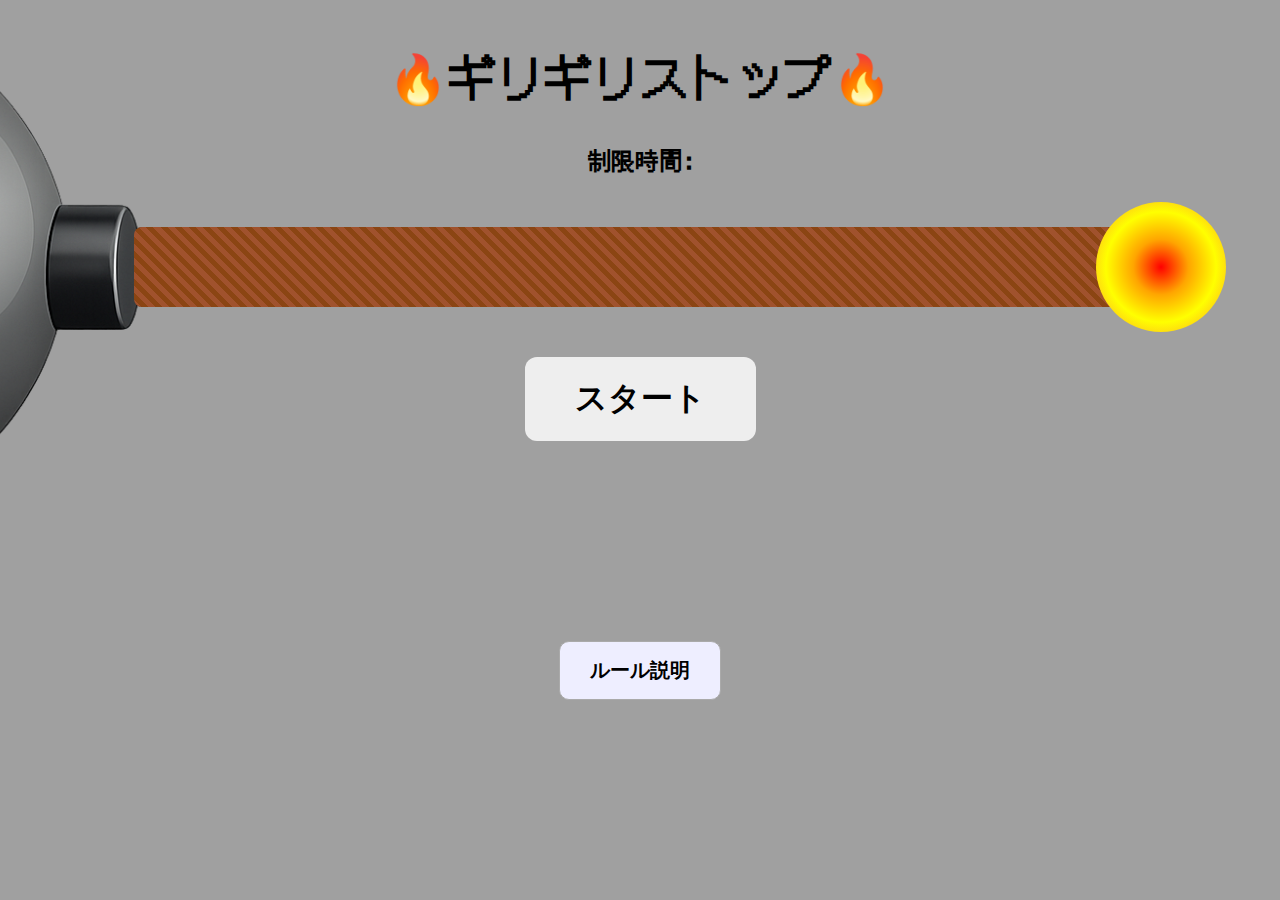
<file: src/index.html>
<!DOCTYPE html>
<html lang="ja">
  <head>
    <meta charset="UTF-8" />
    <title>ギリギリストップ</title>
    <link rel="stylesheet" href="./style/style3.css" />
    <link
      href="https://fonts.googleapis.com/css2?family=DotGothic16&display=swap"
      rel="stylesheet"
    />
  </head>

  <body>
    <h1>🔥ギリギリストップ🔥</h1>
    <p id="timeLimitDisplay">制限時間:</p>

    <div class="bar-wrapper">
      <img id="bombImage" src="./img/bomb.png" alt="爆弾" />
      <div id="fuseBar">
        <div id="spark"></div>
      </div>
    </div>

    <button id="toggleButton">スタート</button>
    <p id="score"></p>
    <button id="ruleButton">ルール説明</button>
    <div id="ruleBox">
      <strong>🎮 ルール説明：</strong><br />
      スタートボタンを押すと導火線が縮み始めます。<br />
      （スタートすると、スタートボタンがストップボタンに変化）<br />
      ギリギリでストップボタンを押すほど高得点！<br />
      間に合わないと爆発して0点になります。
    </div>

    <script src="./js/game.js"></script>
  </body>
</html>
</file>
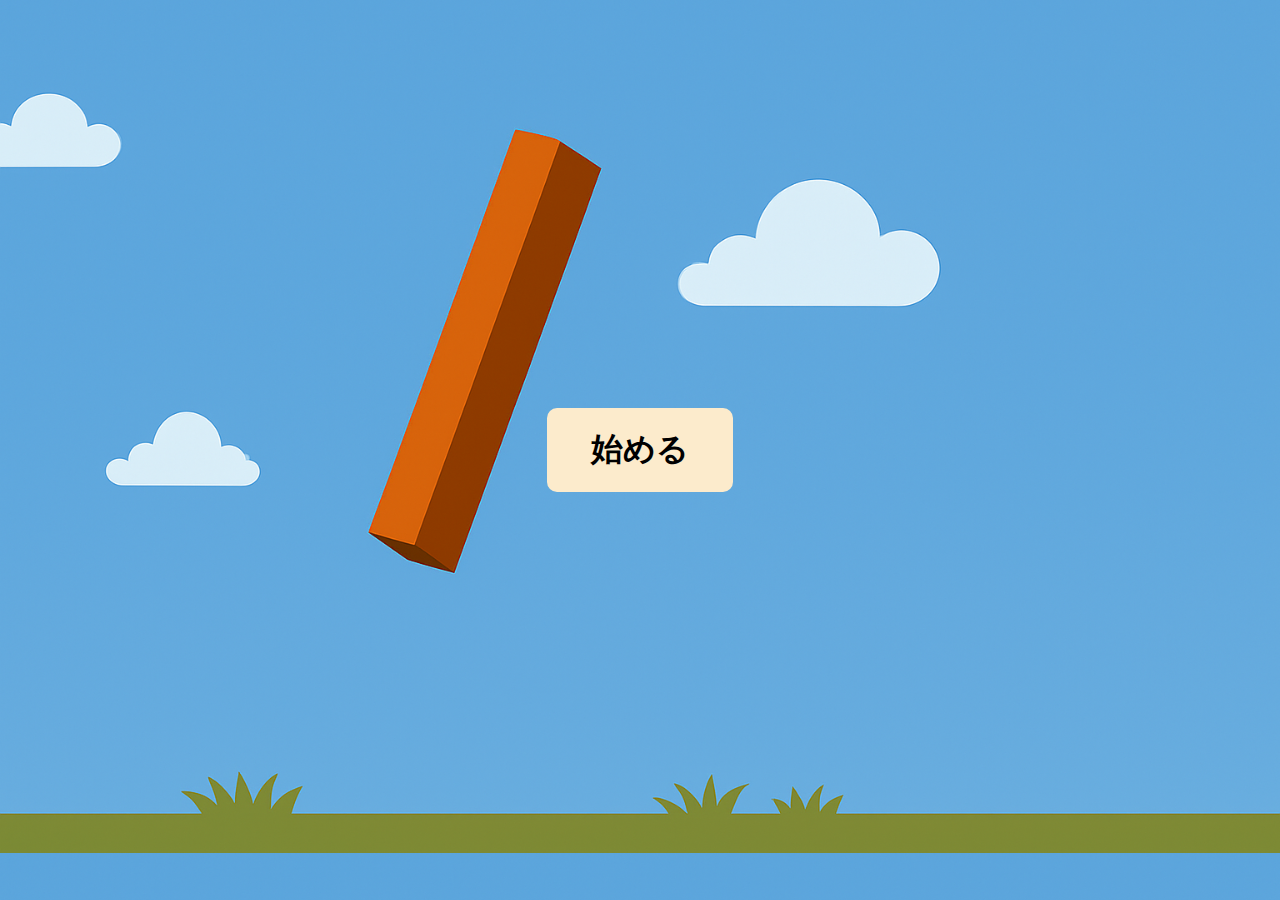
<file: src/aaa.html>
<!DOCTYPE html>
<html lang="ja">
  <head>
    <meta charset="UTF-8" />
    <title>落ちてくる棒ゲーム</title>
    <link rel="stylesheet" href="./style/style.css" />
    
  </head>
  <body>
    <div id="game">
      <div id="stage"></div>
      <div id="countdown" style="display: none"></div>
      <div id="stageMessage" style="display: none"></div>
      <button id="startButton">始める</button>
    </div>
    <script src="./js/script.js"></script>
  </body>
</html>
</file>
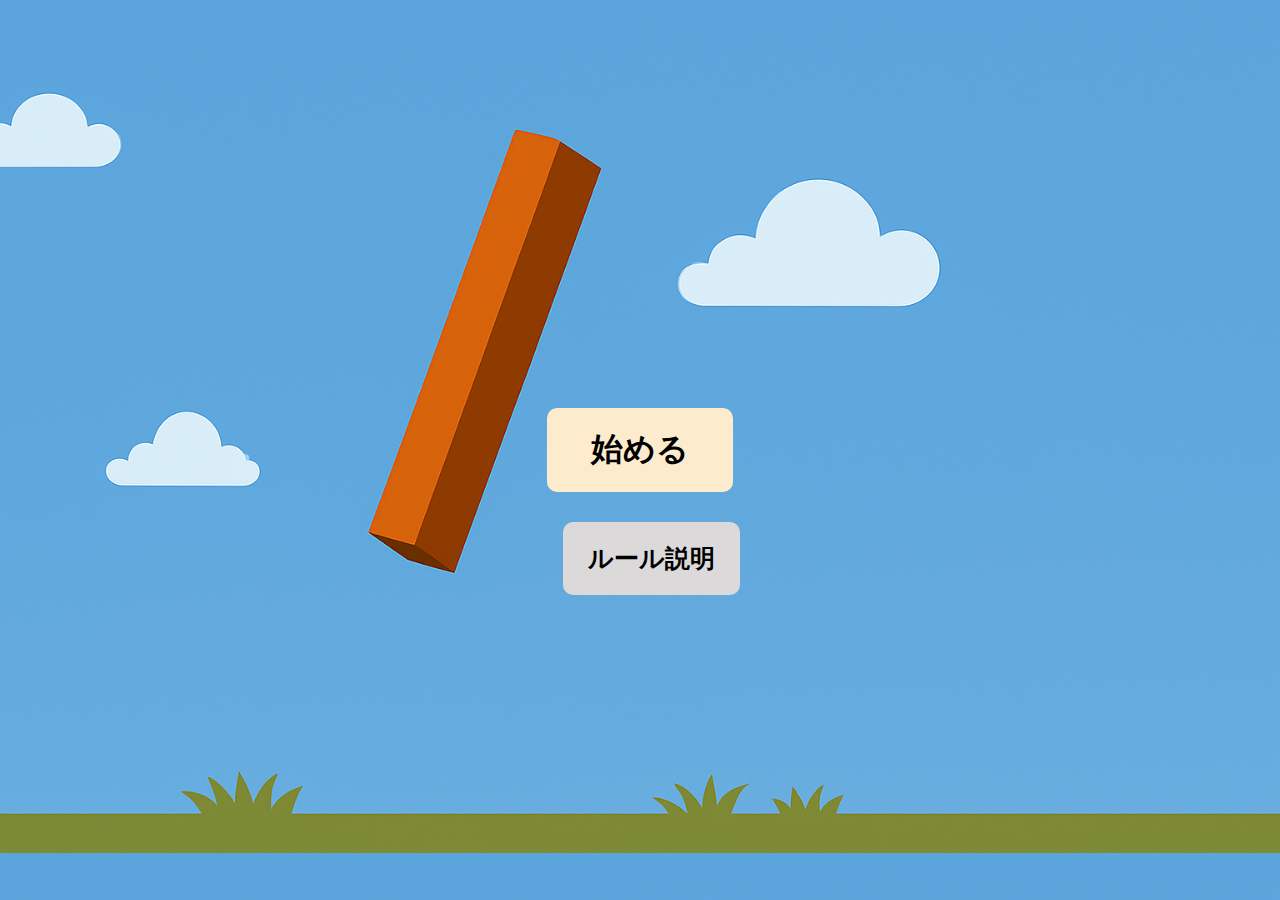
<file: src/game.html>
<!DOCTYPE html>
<html lang="ja">
  <head>
    <meta charset="UTF-8" />
    <title>落ちてくる棒ゲーム</title>
    <link rel="stylesheet" href="./style/style.css" />
  </head>
  <body>
    <div id="game">
      <div id="stage"></div>
      <div id="countdown" style="display: none"></div>
      <div id="stageMessage" style="display: none"></div>
      <button id="startButton">始める</button>
      <button id="ruleButton" onclick="location.href='rule.html'">
        ルール説明
      </button>
    </div>
    <script src="./js/script.js"></script>
  </body>
</html>
</file>
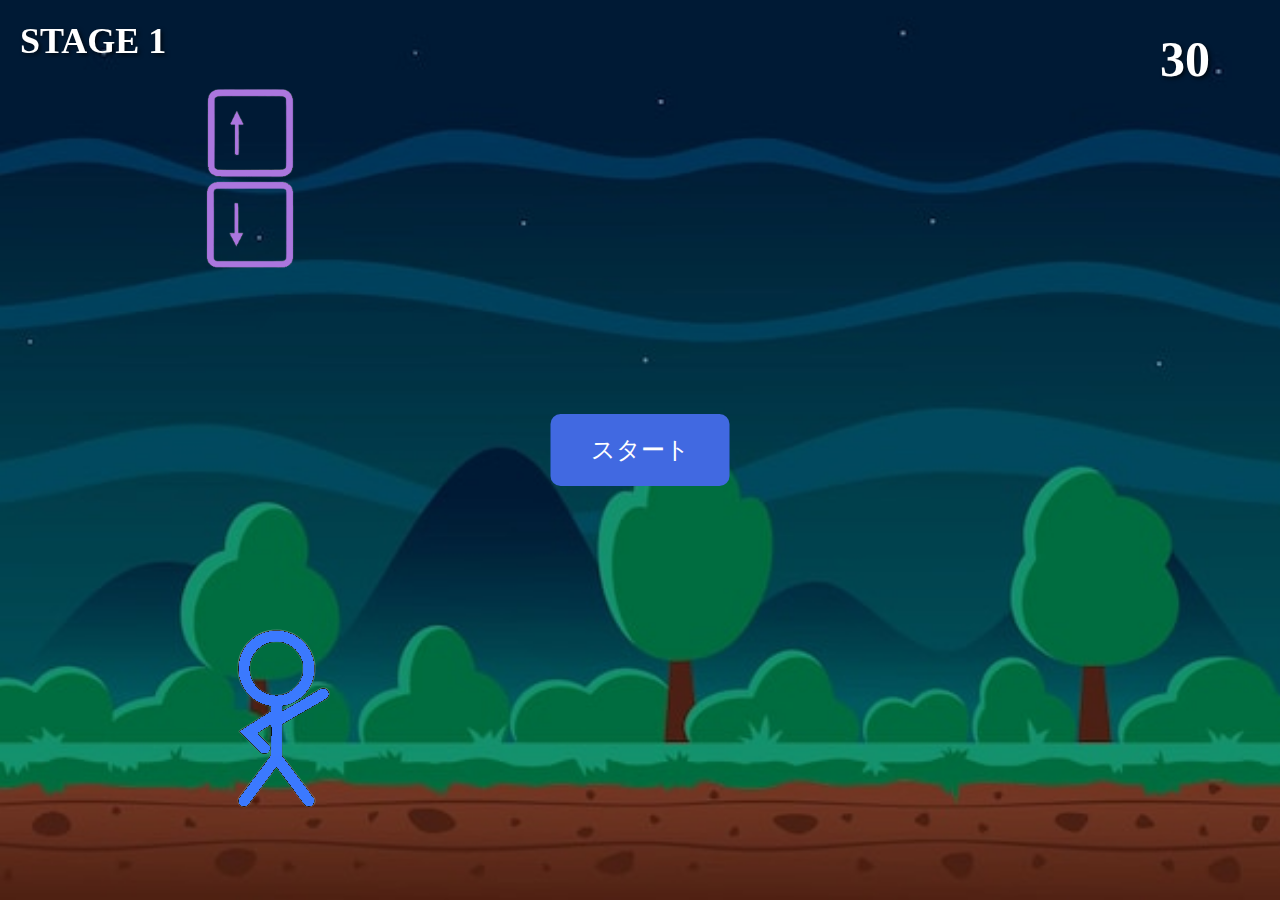
<file: src/game4.html>
<!DOCTYPE html>
<html lang="ja">
  <head>
    <meta charset="UTF-8" />
    <meta name="viewport" content="width=device-width, initial-scale=1.0" />
    <title>増減サバイバル</title>
    <style>
      body {
        margin: 0;
        padding: 0;
        display: flex;
        justify-content: center;
        align-items: center;
        min-height: 100vh;
        background-color: #000;
        overflow: hidden;
      }
      #gameContainer {
        position: relative;
        width: 100vw;
        height: 100vh;
        overflow: hidden;
      }
      #background {
        position: fixed;
        top: 0;
        left: 0;
        width: 100vw;
        height: 100vh;
        object-fit: cover;
        z-index: -1;
      }
      #stickman {
        position: absolute;
        left: 200px;
        bottom: 150px;
        width: 150px;
        height: 150px;
        display: flex;
        flex-direction: column;
        align-items: center;
      }
      .sword-container {
        position: absolute;
        width: 120px;
        height: 120px;
        border: 3px solid purple;
        display: flex;
        justify-content: center;
        align-items: center;
        background-color: rgba(255, 255, 255, 0.1);
      }
      .sword {
        width: 100px;
        height: 100px;
      }
      .number {
        position: absolute;
        top: -35px;
        color: white;
        font-size: 28px;
        font-weight: bold;
      }
      #stickmanNumber {
        position: absolute;
        color: #4169e1;
        font-size: 40px;
        font-weight: bold;
        text-shadow: 2px 2px 2px rgba(0, 0, 0, 0.5);
        top: -50px;
        left: 50%;
        transform: translateX(-50%);
      }
      #stageNumber {
        position: absolute;
        top: 20px;
        left: 20px;
        color: white;
        font-size: 36px;
        font-weight: bold;
        text-shadow: 2px 2px 4px rgba(0, 0, 0, 0.7);
      }
      #timer {
        position: absolute;
        top: 30px;
        right: 70px;
        color: white;
        font-size: 50px;
        font-weight: bold;
        text-shadow: 2px 2px 4px rgba(0, 0, 0, 0.7);
      }
      .key {
        position: absolute;
        left: 20px;
        width: 50px;
        height: 50px;
        transition: filter 0.1s;
      }
      .key.pressed {
        filter: sepia(100%) saturate(500%) hue-rotate(10deg) brightness(120%);
      }
      #upKey {
        left: 200px;
        top: 80px;
        width: 100px;
        height: 100px;
      }
      #downKey {
        left: 205px;
        top: 180px;
        width: 90px;
        height: 90px;
      }
      #countdown,
      #stageTransition {
        position: absolute;
        top: 50%;
        left: 50%;
        transform: translate(-50%, -50%);
        font-size: 100px;
        color: white;
        display: none;
      }
      #stageClear {
        position: absolute;
        top: 50%;
        left: 50%;
        transform: translate(-50%, -50%);
        font-size: 80px;
        color: white;
        display: none;
        white-space: nowrap;
      }
      #startButton {
        position: absolute;
        top: 50%;
        left: 50%;
        transform: translate(-50%, -50%);
        padding: 20px 40px;
        font-size: 24px;
        background-color: #4169e1;
        color: white;
        border: none;
        border-radius: 10px;
        cursor: pointer;
      }
    </style>
  </head>
  <body>
    <div id="gameContainer">
      <img id="background" src="./img/game4Back.jpg" alt="背景" />
      <div id="stageNumber">STAGE 1</div>
      <div id="timer">30</div>
      <div id="stickman">
        <div id="stickmanNumber"></div>
        <img src="./img/bouhumen.png" alt="棒人間" />
      </div>
      <img id="upKey" class="key" src="./img/up.png" alt="上キー" />
      <img id="downKey" class="key" src="./img/down.png" alt="下キー" />
      <div id="countdown"></div>
      <div id="stageTransition"></div>
      <div id="stageClear"></div>
      <button id="startButton">スタート</button>
    </div>

    <script>
      const gameContainer = document.getElementById("gameContainer");
      const stickmanNumber = document.getElementById("stickmanNumber");
      const countdown = document.getElementById("countdown");
      const startButton = document.getElementById("startButton");
      const timer = document.getElementById("timer");

      // ステージ遷移表示用の要素を追加
      const stageTransition = document.createElement("div");
      stageTransition.id = "stageTransition";
      gameContainer.appendChild(stageTransition);

      // ステージクリア表示用の要素を追加
      const stageClear = document.createElement("div");
      stageClear.id = "stageClear";
      gameContainer.appendChild(stageClear);

      let currentStage = 1;
      let gameStarted = false;
      let currentNumber = 0;
      let selectedIndex = 0;
      let swordContainers = [];
      let timeLeft = 30;
      let timerInterval;
      let points = 0; // ポイントを管理する変数

      function addPoints() {
        points = Math.min(10, points + 2); // 2ポイント加算（上限10ポイント）

        const currentTotalScore =
          parseInt(localStorage.getItem("game4"), 10) || 0;

        // 今回獲得したポイントをこれまでの合計スコアに加算
        const newTotalScore = currentTotalScore + points;

        // 新しい合計スコアをlocalStorageに保存（
        localStorage.setItem("game4", newTotalScore.toString());

        console.log("Current points:", points); // デバッグ用にコンソールに表示
      }

      function resetPoints() {
        points = 0;
        console.log("Points reset:", points); // デバッグ用にコンソールに表示
      }

      function createSwordContainers() {
        const count = Math.floor(Math.random() * 2) + 3; // 3~4個のコンテナを生成
        const containerWidth = 140;
        const spacing = 25;
        const startX = 450;
        const startY = 500;

        function generateSwordValues(count) {
          const values = [];
          const minPositive = 5; // 最小プラス値
          const maxPositive = 20 + (currentStage - 1) * 10; // ステージごとに最大値増加
          const minNegative = -100 - (currentStage - 1) * 20; // ステージごとにマイナス値も増加
          const maxNegative = -5;

          let hasNegative = false;

          // 最初の剣は必ず通常のマイナス値（差数）
          let value =
            Math.random() < 0.5
              ? -(Math.floor(Math.random() * 81) + 20) // -20～-100
              : -(Math.floor(Math.random() * 16) + 5); // -5～-20
          values.push({ value, isMultiply: false, isDivision: false });
          hasNegative = true;

          for (let i = 1; i < count; i++) {
            const isBroken = Math.random() < 0.4; // 40%の確率で折れた剣
            let value;
            let isMultiply = false;
            let isDivision = false;

            if (isBroken) {
              if (Math.random() < 0.3) {
                // 30%の確率で割り算
                value = -(Math.random() < 0.5 ? 2 : 3);
                isDivision = true;
              } else {
                // より大きなマイナス値（-20～-100）か小さめのマイナス値（-5～-20）
                value =
                  Math.random() < 0.5
                    ? -(Math.floor(Math.random() * 81) + 20)
                    : -(Math.floor(Math.random() * 16) + 5);
              }
              hasNegative = true;
            } else {
              if (Math.random() < 0.3) {
                // 30%の確率で乗数
                value = Math.random() < 0.5 ? 2 : 3; // 2か3をランダムに選択
                isMultiply = true;
              } else {
                value =
                  Math.floor(Math.random() * (maxPositive - minPositive + 1)) +
                  minPositive;
              }
            }
            values.push({ value, isMultiply, isDivision });
          }

          // 値の順序をランダムに並び替え
          for (let i = values.length - 1; i > 0; i--) {
            const j = Math.floor(Math.random() * (i + 1));
            [values[i], values[j]] = [values[j], values[i]];
          }

          function checkAllPossibilities(numbers, currentSum, index, used) {
            if (index === numbers.length) {
              return currentSum > 0;
            }

            if (currentSum < 0) {
              if (currentSum < -100) {
                return false;
              }
              let maxPossibleRecovery = 0;
              for (let i = 0; i < numbers.length; i++) {
                if (!used[i]) {
                  if (numbers[i].isMultiply || numbers[i].isDivision) {
                    continue;
                  }
                  maxPossibleRecovery +=
                    numbers[i].value > 0 ? numbers[i].value : 0;
                }
              }
              if (currentSum + maxPossibleRecovery <= 0) {
                return false;
              }
            }

            for (let i = 0; i < numbers.length; i++) {
              if (!used[i]) {
                used[i] = true;
                let nextSum;
                if (numbers[i].isMultiply) {
                  nextSum = currentSum * numbers[i].value;
                } else if (numbers[i].isDivision) {
                  nextSum = Math.floor(currentSum / Math.abs(numbers[i].value));
                } else {
                  nextSum = currentSum + numbers[i].value;
                }

                if (checkAllPossibilities(numbers, nextSum, index + 1, used)) {
                  used[i] = false;
                  return true;
                }
                used[i] = false;
              }
            }
            return false;
          }

          const initialNumber = Math.floor(Math.random() * 6) + 10; // 10~15の初期値
          const used = new Array(values.length).fill(false);

          const isPossible = checkAllPossibilities(
            values,
            initialNumber,
            0,
            used
          );

          return {
            values: values,
            initialNumber: initialNumber,
            isPossible: isPossible,
          };
        }

        let result;
        do {
          result = generateSwordValues(count);
        } while (!result.isPossible);

        currentNumber = result.initialNumber;
        stickmanNumber.textContent = currentNumber;

        for (let i = 0; i < count; i++) {
          const container = document.createElement("div");
          container.className = "sword-container";
          container.style.right = `${startX}px`;
          container.style.bottom = `${
            startY - (containerWidth + spacing) * i
          }px`;

          const value = result.values[i];
          const isBroken = !value.isMultiply && value.value < 0;

          const sword = document.createElement("img");
          sword.className = "sword";
          sword.src = isBroken ? "./img/sowd.png" : "俺は負剣.png";

          const number = document.createElement("div");
          number.className = "number";
          if (value.isMultiply) {
            number.textContent = `×${value.value}`;
          } else if (value.isDivision) {
            number.textContent = `÷${Math.abs(value.value)}`;
          } else {
            number.textContent =
              value.value > 0 ? `+${value.value}` : value.value;
          }
          number.dataset.value = value.value;
          number.dataset.isMultiply = value.isMultiply;
          number.dataset.isDivision = value.isDivision;

          container.appendChild(sword);
          container.appendChild(number);
          gameContainer.appendChild(container);
          swordContainers.push(container);
        }
      }

      function startTimer() {
        if (!timerInterval) {
          // タイマーが動いていない場合のみ開始
          timeLeft = 30;
          timer.textContent = timeLeft;

          timerInterval = setInterval(() => {
            timeLeft--;
            timer.textContent = timeLeft;

            if (timeLeft <= 0) {
              clearInterval(timerInterval);
              timerInterval = null;
              gameStarted = false;
              setTimeout(() => {
                alert(
                  "時間切れ！\nSTAGE " + currentStage + " に再挑戦します。"
                );
                resetGame(false);
                startGame();
              }, 100);
            }
          }, 1000);
        }
      }

      function startGame() {
        startButton.style.display = "none";
        if (currentStage === 1) {
          countdown.style.display = "block";
          let count = 3;

          function updateCountdown() {
            if (count > 0) {
              countdown.textContent = count;
              count--;
              setTimeout(updateCountdown, 1000);
            } else {
              countdown.style.display = "none";
              initializeGame();
            }
          }

          updateCountdown();
        } else {
          initializeGame();
        }
      }

      function initializeGame() {
        gameStarted = true;
        createSwordContainers();
        updateSelection();
        startTimer();
      }

      function updateSelection() {
        swordContainers.forEach((container, index) => {
          container.style.border =
            index === selectedIndex ? "3px solid yellow" : "3px solid purple";
        });
      }

      function selectSword() {
        if (selectedIndex >= 0 && selectedIndex < swordContainers.length) {
          const container = swordContainers[selectedIndex];
          const numberElement = container.querySelector(".number");
          const value = parseInt(numberElement.dataset.value);
          const isMultiply = numberElement.dataset.isMultiply === "true";
          const isDivision = numberElement.dataset.isDivision === "true";

          if (isMultiply) {
            currentNumber *= value;
          } else if (isDivision) {
            currentNumber = Math.floor(currentNumber / Math.abs(value));
          } else {
            currentNumber += value;
          }
          stickmanNumber.textContent = currentNumber;

          gameContainer.removeChild(container);
          swordContainers.splice(selectedIndex, 1);

          const minBottom = Math.min(
            ...swordContainers.map((container) =>
              parseInt(container.style.bottom.replace("px", ""))
            )
          );

          const sortedContainers = [...swordContainers].sort(
            (a, b) =>
              parseInt(b.style.bottom.replace("px", "")) -
              parseInt(a.style.bottom.replace("px", ""))
          );

          swordContainers = sortedContainers;

          swordContainers.forEach((container, index) => {
            container.style.bottom = `${
              minBottom + 140 * (swordContainers.length - 1 - index)
            }px`;
          });

          if (selectedIndex >= swordContainers.length) {
            selectedIndex = swordContainers.length - 1;
          }
          updateSelection();

          if (currentNumber < 0) {
            clearInterval(timerInterval);
            timerInterval = null;
            setTimeout(() => {
              alert(
                "ゲームオーバー！数字がマイナスになりました。\nSTAGE " +
                  currentStage +
                  " に再挑戦します。"
              );
              resetGame(false);
              startGame();
            }, 500);
            return;
          }

          if (swordContainers.length === 0) {
            setTimeout(() => {
              addPoints(); // ステージクリア時にポイント加算
              stageClear.textContent = `ステージ${currentStage}クリア！`;
              stageClear.style.display = "block";

              setTimeout(() => {
                stageClear.style.display = "none";
                currentStage++;
                document.getElementById("stageNumber").textContent =
                  "STAGE " + currentStage;
                stageTransition.textContent = "STAGE " + currentStage;
                stageTransition.style.display = "block";

                setTimeout(() => {
                  stageTransition.style.display = "none";
                  resetGame(false);
                  setTimeout(() => {
                    startGame();
                  }, 500);
                }, 2000);
              }, 2000);
            }, 500);
          }
        }
      }

      function resetGame(resetStage = true) {
        gameStarted = false;
        currentNumber = 0;
        selectedIndex = 0;
        if (resetStage) {
          currentStage = 1;
          document.getElementById("stageNumber").textContent = "STAGE 1";
          clearInterval(timerInterval);
          timerInterval = null;
          timer.textContent = "30";
          resetPoints(); // ゲームリセット時にポイントもリセット
        }
        swordContainers.forEach((container) =>
          gameContainer.removeChild(container)
        );
        swordContainers = [];
        stickmanNumber.textContent = "";
        countdown.style.display = "none";
        startButton.style.display = resetStage ? "block" : "none";
      }

      document.addEventListener("keydown", (e) => {
        if (!gameStarted) return;

        const upKey = document.getElementById("upKey");
        const downKey = document.getElementById("downKey");

        switch (e.key) {
          case "ArrowUp":
            upKey.classList.add("pressed");
            setTimeout(() => upKey.classList.remove("pressed"), 100);
            selectedIndex = Math.max(0, selectedIndex - 1);
            updateSelection();
            break;
          case "ArrowDown":
            downKey.classList.add("pressed");
            setTimeout(() => downKey.classList.remove("pressed"), 100);
            selectedIndex = Math.min(
              swordContainers.length - 1,
              selectedIndex + 1
            );
            updateSelection();
            break;
          case "Enter":
            selectSword();
            break;
        }
      });

      startButton.addEventListener("click", startGame);
    </script>
  </body>
</html>
</file>
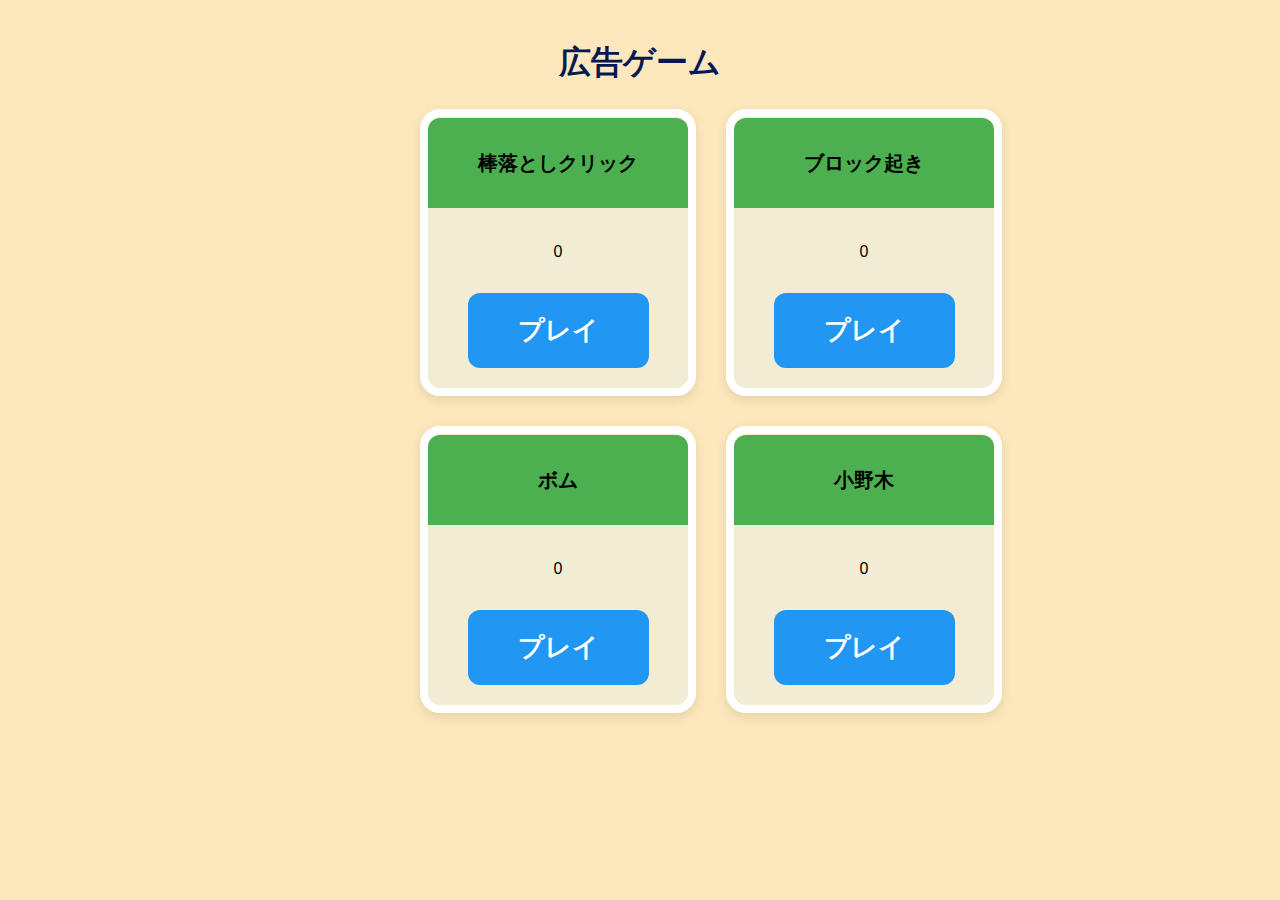
<file: src/home.html>
<!DOCTYPE html>
<html lang="ja">
  <head>
    <meta charset="UTF-8" />
    <meta name="viewport" content="width=device-width, initial-scale=1" />
    <title>広告ゲーム</title>
    <link rel="stylesheet" href="./style/home.css" />
    <link rel="preconnect" href="https://fonts.googleapis.com" />
    <link rel="preconnect" href="https://fonts.gstatic.com" crossorigin />
    <link
      href="https://fonts.googleapis.com/css2?family=Poppins:ital,wght@0,100;0,200;0,300;0,400;0,500;0,600;0,700;0,800;0,900;1,100;1,200;1,300;1,400;1,500;1,600;1,700;1,800;1,900&display=swap"
      rel="stylesheet"
    />
  </head>
  <body>
    <h1>広告ゲーム</h1>

    <div class="container">
      <div class="left">
        <div class="gameContainer">
          <h3>棒落としクリック</h3>
          <p class="maxScore">
            <span class="maxNumber"></span>
          </p>

          <p id="game1lastScore"><span class="lastNumber"></span></p>
          <button onclick="startGame('game.html')">プレイ</button>
        </div>
      </div>

      <div class="right">
        <div class="gameContainer yellow">
          <h3>ブロック起き</h3>
          <p class="maxScore">
            <span class="maxNumber"></span>
          </p>
          <p id="game2lastScore"><span class="lastNumber"></span></p>
          <button onclick="startGame('test8.html')">プレイ</button>
        </div>
      </div>

      <div class="left">
        <div class="gameContainer purple">
          <h3>ボム</h3>
          <p class="maxScore">
            <span class="maxNumber"></span>
          </p>
          <p id="game3lastScore"><span class="lastNumber"></span></p>
          <button onclick="startGame('index.html')">プレイ</button>
        </div>
      </div>

      <div class="right">
        <div class="gameContainer orange">
          <h3>小野木</h3>
          <p class="maxScore">
            <span class="maxNumber"></span>
          </p>
          <p id="game4lastScore"><span class="lastNumber"></span></p>
          <button onclick="startGame('index.html')">プレイ</button>
        </div>
      </div>
    </div>

    <script>
      function startGame(url) {
        location.href = url;
      }

      // スコアを持ってきてる
      const game1 = parseInt(localStorage.getItem("game1"), 10) || 0;
      const game2 = parseInt(localStorage.getItem("game2"), 10) || 0;
      const game3 = parseInt(localStorage.getItem("game3"), 10) || 0;
      const game4 = parseInt(localStorage.getItem("game4"), 10) || 0;

      const game1ScoreElement = document.getElementById("game1lastScore");
      const game2ScoreElement = document.getElementById("game2lastScore");
      const game3ScoreElement = document.getElementById("game3lastScore");
      const game4ScoreElement = document.getElementById("game4lastScore");

      game1ScoreElement.textContent = parseInt(game1, 10); // 数値に変換して表示
      game2ScoreElement.textContent = parseInt(game2, 10); // 数値に変換して表示
      game3ScoreElement.textContent = parseInt(game3, 10); // 数値に変換して表示
      game4ScoreElement.textContent = parseInt(game4, 10); // 数値に変換して表示
    </script>
  </body>
</html>
</file>
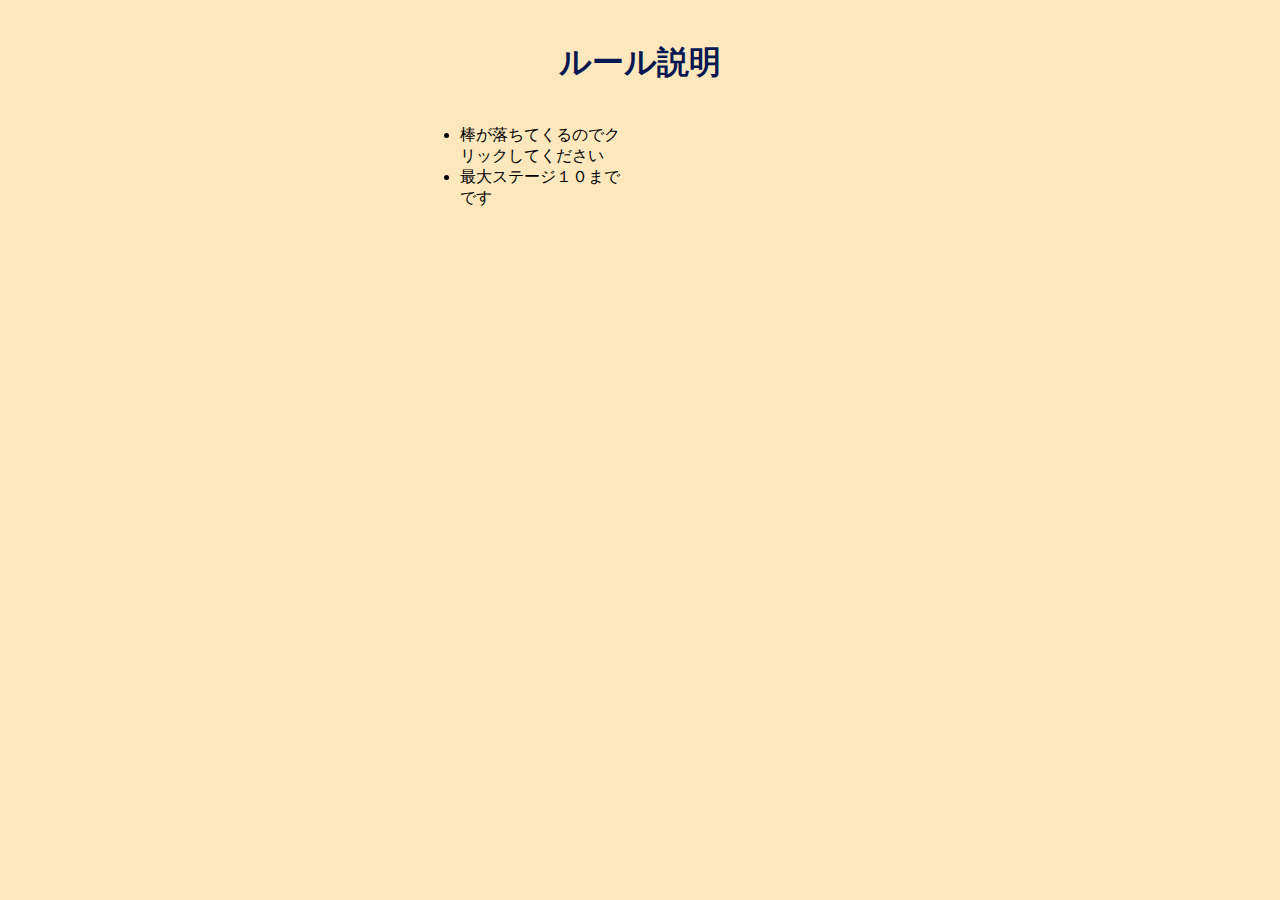
<file: src/rule.html>
<!DOCTYPE html>
<html lang="ja">
  <head>
    <meta charset="UTF-8" />
    <meta name="viewport" content="width=device-width, initial-scale=1" />
    <title>広告ゲーム</title>
    <link rel="stylesheet" href="./style/home.css" />
    <link rel="preconnect" href="https://fonts.googleapis.com" />
    <link rel="preconnect" href="https://fonts.gstatic.com" crossorigin />
    <link
      href="https://fonts.googleapis.com/css2?family=Poppins:ital,wght@0,100;0,200;0,300;0,400;0,500;0,600;0,700;0,800;0,900;1,100;1,200;1,300;1,400;1,500;1,600;1,700;1,800;1,900&display=swap"
      rel="stylesheet"
    />
  </head>
  <body>
    <h1>ルール説明</h1>

    <div class="container">
      <ul>
        <li>棒が落ちてくるのでクリックしてください</li>
        <li>最大ステージ１０までです</li>
      </ul>
    </div>
  </body>
</html>
</file>
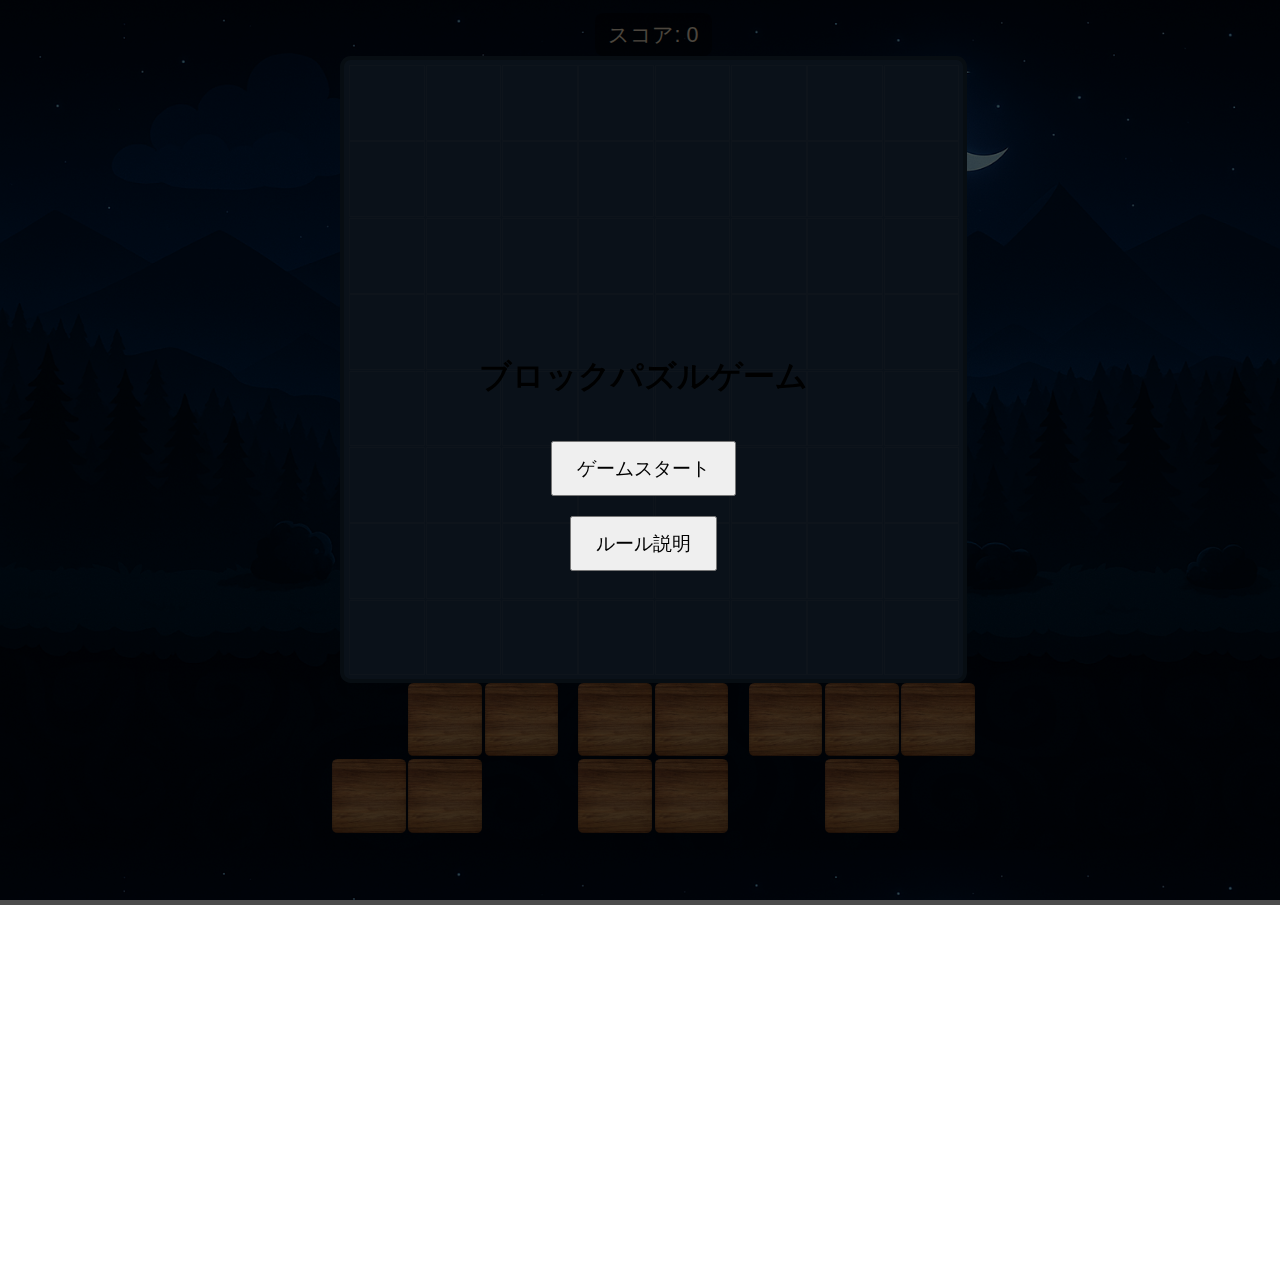
<file: src/test6.html>
<!DOCTYPE html>
<html lang="ja">
  <head>
    <meta charset="UTF-8" />
    <meta name="viewport" content="width=device-width, initial-scale=1.0" />
    <title>基本型（スコア編集版）</title>
    <style>
      body {
        font-family: sans-serif;
        display: flex;
        flex-direction: column;
        align-items: center;
        margin: 0;
        padding: 20px;
        width: 100%;
        min-height: 100vh;
        background-image: url("./img/back.png");
        background-size: cover;
        background-position: center;
        zoom: 0.67;
      }

      #title-screen {
        position: fixed;
        top: 0;
        left: 0;
        width: 100vw;
        height: 100vh;
        background-color: rgba(0, 0, 0, 0.7);
        display: flex;
        flex-direction: column;
        align-items: center;
        justify-content: center;
        gap: 20px;
        z-index: 100;
        zoom: 1.5;
      }

      #title-screen button {
        padding: 12px 24px;
        font-size: 1.2em;
        cursor: pointer;
      }

      .grid-area {
        flex-shrink: 0;
        width: fit-content;
      }

      .grid {
        display: grid;
        grid-template-columns: repeat(8, 110px);
        grid-template-rows: repeat(8, 110px);
        gap: 4px;
        padding: 8px;
        border: 6px solid #1a2c3d;
        border-radius: 16px;
        background-color: #243b55;
      }

      .cell {
        width: 110px;
        height: 110px;
        background-color: transparent;
        border: 1px solid rgba(255, 255, 255, 0.05);
      }

      .block-selection {
        display: flex;
        flex-direction: row;
        gap: 30px;
        justify-content: center;
      }

      .block {
        display: grid;
        gap: 4px;
        cursor: grab;
      }

      .block-cell {
        width: 110px;
        height: 110px;
        background-image: url("./img/mokume.jpg");
        background-size: cover;
        background-position: center;
        border-radius: 8px;
        box-shadow: inset 0 0 4px rgba(0, 0, 0, 0.3);
      }

      .transparent-cell {
        width: 110px;
        height: 110px;
        background-color: transparent;
      }

      .score-display {
        font-family: "Arial Rounded MT Bold", sans-serif;
        font-size: 32px;
        color: #ffecd1;
        background-color: rgba(0, 0, 0, 0.4);
        padding: 10px 20px;
        border-radius: 12px;
      }

      .game-over-container {
        position: fixed;
        top: 50%;
        left: 50%;
        transform: translate(-50%, -50%);
        display: flex;
        flex-direction: column;
        align-items: center;
        justify-content: center;
        gap: 20px;
        background-color: rgba(0, 0, 0, 0.6);
        padding: 40px;
        border-radius: 16px;
        z-index: 10;
        display: none;
      }

      .game-over {
        font-size: 3em;
        color: red;
        font-weight: bold;
        text-shadow: 2px 2px 4px black;
      }

      #continue-btn {
        align-items: center;
        background-image: linear-gradient(
          144deg,
          #af40ff,
          #5b42f3 50%,
          #00ddeb
        );
        border: 0;
        border-radius: 8px;
        box-shadow: rgba(151, 65, 252, 0.2) 0 15px 30px -5px;
        box-sizing: border-box;
        color: #ffffff;
        display: flex;
        font-size: 18px;
        justify-content: center;
        line-height: 1em;
        min-width: 140px;
        padding: 3px;
        text-decoration: none;
        user-select: none;
        white-space: nowrap;
        cursor: pointer;
        transition: all 0.3s ease;
        transform: scale(0.95);
      }

      #continue-btn span {
        background-color: rgb(5, 6, 45);
        padding: 16px 24px;
        border-radius: 6px;
        display: inline-block;
        text-align: center;
        transition: 300ms;
      }

      #continue-btn:hover {
        transform: scale(1);
      }

      #continue-btn:hover span {
        background: none;
      }

      #continue-btn:active {
        transform: scale(0.9);
      }
    </style>
  </head>

  <body>
    <div id="title-screen">
      <h1>ブロックパズルゲーム</h1>
      <button id="start-btn">ゲームスタート</button>
      <button id="rules-btn">ルール説明</button>
    </div>

    <div class="score-display" id="score-display">スコア: 0</div>
    <div class="grid-area">
      <div class="grid" id="grid"></div>
    </div>
    <div class="block-selection" id="block-selection"></div>

    <div class="game-over-container" id="game-over-container">
      <div id="game-over" class="game-over">Game Over !</div>
      <button id="continue-btn"><span>コンティニュー</span></button>
    </div>

    <script>
      const titleScreen = document.getElementById("title-screen");
      const startBtn = document.getElementById("start-btn");
      const rulesBtn = document.getElementById("rules-btn");
      const gameOverContainer = document.getElementById("game-over-container");
      const continueBtn = document.getElementById("continue-btn");
      const scoreDisplay = document.getElementById("score-display");
      const grid = document.getElementById("grid");
      const blockSelection = document.getElementById("block-selection");

      const GRID_SIZE = 8;
      const CELL_SIZE = 114;
      let cells = [];
      let score = 0;
      const blockShapes = [
        [
          [1, 1, 1],
          [0, 1, 0],
        ],
        [[1, 1, 1, 1, 1]],
        [
          [1, 1],
          [1, 1],
        ],
        [
          [1, 1, 0],
          [0, 1, 1],
        ],
        [
          [0, 1, 1],
          [1, 1, 0],
        ],
        [
          [1, 0],
          [1, 0],
          [1, 1],
        ],
        [
          [0, 1],
          [0, 1],
          [1, 1],
        ],
      ];

      startBtn.addEventListener("click", () => {
        titleScreen.style.display = "none";
        initGrid();
        fillBlockSelection();
      });

      rulesBtn.addEventListener("click", () => {
        alert("ルール：ブロックを配置して行または列1本をそろえると1点！");
      });

      function updateScore(points) {
        score += points;

        scoreDisplay.textContent = `スコア: ${score}`;
      }

      function initGrid() {
        grid.innerHTML = "";
        cells = [];
        for (let i = 0; i < GRID_SIZE * GRID_SIZE; i++) {
          const cell = document.createElement("div");
          cell.className = "cell";
          cell.dataset.index = i;
          grid.appendChild(cell);
          cells.push(cell);
        }
        score = 0;
        updateScore(0);
      }

      function createBlock(shape) {
        const block = document.createElement("div");
        block.className = "block";
        block.draggable = true;
        block.dataset.shape = JSON.stringify(shape);
        block.dataset.id = Math.random().toString(36).substr(2, 9);
        block.style.gridTemplateColumns = `repeat(${shape[0].length}, 110px)`;
        block.style.gridTemplateRows = `repeat(${shape.length}, 110px)`;
        for (let y = 0; y < shape.length; y++) {
          for (let x = 0; x < shape[y].length; x++) {
            const cell = document.createElement("div");
            cell.className = shape[y][x] ? "block-cell" : "transparent-cell";
            block.appendChild(cell);
          }
        }
        block.addEventListener("dragstart", (e) => {
          const rect = block.getBoundingClientRect();
          const offsetX = e.clientX - rect.left;
          const offsetY = e.clientY - rect.top;
          e.dataTransfer.setData(
            "text/plain",
            JSON.stringify({ shape, offsetX, offsetY, id: block.dataset.id })
          );
        });
        return block;
      }

      function fillBlockSelection() {
        blockSelection.innerHTML = "";
        for (let i = 0; i < 3; i++) {
          const shape =
            blockShapes[Math.floor(Math.random() * blockShapes.length)];
          blockSelection.appendChild(createBlock(shape));
        }
      }

      grid.addEventListener("dragover", (e) => e.preventDefault());

      grid.addEventListener("drop", (e) => {
        e.preventDefault();
        const data = JSON.parse(e.dataTransfer.getData("text/plain"));
        const { shape, offsetX, offsetY, id } = data;
        const rect = grid.getBoundingClientRect();
        const x = Math.round((e.clientX - rect.left - offsetX) / CELL_SIZE);
        const y = Math.round((e.clientY - rect.top - offsetY) / CELL_SIZE);
        if (canPlace(x, y, shape)) {
          place(x, y, shape);
          const lines = clearLines();
          updateScore(lines);
          const block = [...blockSelection.children].find(
            (b) => b.dataset.id === id
          );
          if (block) {
            const idx = [...blockSelection.children].indexOf(block);
            block.remove();
            const newShape =
              blockShapes[Math.floor(Math.random() * blockShapes.length)];
            blockSelection.insertBefore(
              createBlock(newShape),
              blockSelection.children[idx] || null
            );
          }
          checkGameOver();
        }
      });

      function canPlace(sx, sy, shape) {
        return shape.every((row, dy) =>
          row.every((cell, dx) => {
            if (!cell) return true;
            const x = sx + dx;
            const y = sy + dy;
            if (x < 0 || y < 0 || x >= GRID_SIZE || y >= GRID_SIZE)
              return false;
            return !cells[y * GRID_SIZE + x].classList.contains("block-cell");
          })
        );
      }

      function place(sx, sy, shape) {
        shape.forEach((row, dy) =>
          row.forEach((cell, dx) => {
            if (cell) {
              cells[(sy + dy) * GRID_SIZE + (sx + dx)].classList.add(
                "block-cell"
              );
            }
          })
        );
      }

      function clearLines() {
        let cleared = 0;
        for (let y = 0; y < GRID_SIZE; y++) {
          const rowCells = cells.slice(y * GRID_SIZE, (y + 1) * GRID_SIZE);
          if (rowCells.every((c) => c.classList.contains("block-cell"))) {
            rowCells.forEach((c) => c.classList.remove("block-cell"));
            cleared++;
          }
        }
        for (let x = 0; x < GRID_SIZE; x++) {
          const colCells = Array.from(
            { length: GRID_SIZE },
            (_, i) => cells[i * GRID_SIZE + x]
          );
          if (colCells.every((c) => c.classList.contains("block-cell"))) {
            colCells.forEach((c) => c.classList.remove("block-cell"));
            cleared++;
          }
        }
        return cleared;
      }

      function checkGameOver() {
        const blocks = Array.from(blockSelection.children);
        const canPlaceAny = blocks.some((b) => {
          const shape = JSON.parse(b.dataset.shape);
          for (let y = 0; y <= GRID_SIZE - shape.length; y++) {
            for (let x = 0; x <= GRID_SIZE - shape[0].length; x++) {
              if (canPlace(x, y, shape)) return true;
            }
          }
          return false;
        });
        if (!canPlaceAny) {
          gameOverContainer.style.display = "flex";
        }
      }

      continueBtn.addEventListener("click", () => {
        gameOverContainer.style.display = "none";
        initGrid();
        fillBlockSelection();
      });

      initGrid();
      fillBlockSelection();
    </script>
  </body>
</html>
</file>
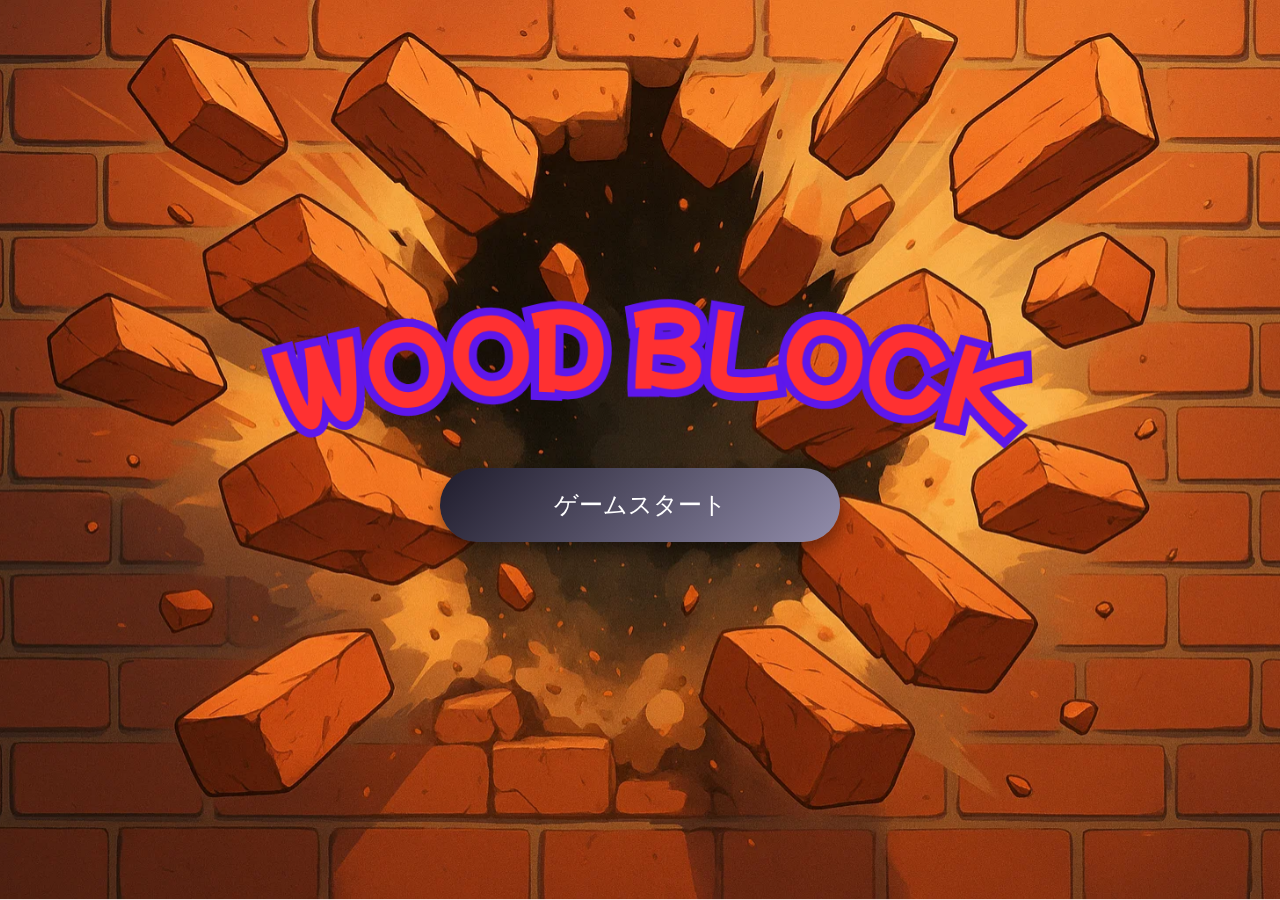
<file: src/test8.html>
<!DOCTYPE html>
<html lang="ja">
  <head>
    <meta charset="UTF-8" />
    <meta name="viewport" content="width=device-width, initial-scale=1.0" />
    <title>基本型（スコア表示画面変更、BGM追加版）</title>
    <style>
      body {
        font-family: sans-serif;
        margin: 0;
        padding: 0;
        background-image: url("./img/back.png");
        background-size: cover;
        background-position: center;
        background-attachment: fixed;
        overflow: hidden;
      }

      /* タイトル画面 */
      #title-screen {
        position: fixed;
        top: 0;
        left: 0;
        width: 100vw;
        height: 100vh;
        background-image: url("./img/pi_title.png");
        background-size: cover;
        background-position: center;
        display: flex;
        align-items: center;
        justify-content: center;
        z-index: 100;
      }

      /* 改良したスタートボタンのデザイン */
      #start-btn {
        position: absolute;
        width: 400px;
        height: 74px;
        font-size: 1.5em;
        color: #fff;
        cursor: pointer;
        user-select: none;
        border: none;
        border-radius: 37px;
        background: linear-gradient(135deg, #1f1c2c, #928dab);
        box-shadow: 0 8px 16px rgba(0, 0, 0, 0.4);
        transition: transform 0.2s, box-shadow 0.2s, background 0.3s;
        display: flex;
        align-items: center;
        justify-content: center;
        top: 52%;
        left: calc(50% - 200px);
      }

      #start-btn:hover {
        transform: scale(1.05);
        box-shadow: 0 12px 24px rgba(0, 0, 0, 0.5);
        background: linear-gradient(135deg, #2b5876, #4e4376);
      }

      #start-btn:active {
        transform: scale(0.96);
        box-shadow: 0 4px 8px rgba(0, 0, 0, 0.3);
      }

      /* ゲーム画面用スタイル */
      #game-content {
        display: none;
        padding: 13px;
        box-sizing: border-box;
        overflow: auto;
        height: 100vh;
      }

      /* Score表示を大きく、フォントを柔らかく */
      .score-display {
        font-family: "Arial Rounded MT Bold", "ヒラギノ丸ゴ Pro W4", sans-serif;
        font-size: 2em;
        color: #ffecd1;
        background-color: rgba(0, 0, 0, 0.4);
        display: flex;
        /* Flexboxで縦横中央揃え */
        align-items: center;
        /* ← 縦方向中央揃え */
        justify-content: center;
        /* ← 横方向中央揃え */
        height: 48px;
        /* 高さを制限 */
        padding: 0 20px;
        /* 横にだけパディング */
        border-radius: 12px;
        text-align: center;
        margin: 13px auto;
        width: fit-content;
        /* 背景サイズを文字に合わせる */
        text-shadow: -1px -1px 0 #5c3d28, 1px -1px 0 #5c3d28, -1px 1px 0 #5c3d28,
          1px 1px 0 #5c3d28;
      }

      .grid-area {
        flex-shrink: 0;
        width: fit-content;
        margin: auto;
        margin-bottom: 13px;
      }

      .grid {
        display: grid;
        grid-template-columns: repeat(8, 74px);
        grid-template-rows: repeat(8, 74px);
        gap: 3px;
        padding: 5px;
        border: 4px solid #1a2c3d;
        border-radius: 11px;
        background-color: #243b55;
      }

      .cell {
        width: 74px;
        height: 74px;
        background-color: transparent;
        border: 1px solid rgba(255, 255, 255, 0.05);
      }

      .block-selection {
        display: flex;
        gap: 20px;
        justify-content: center;
        margin-bottom: 13px;
      }

      .block {
        display: grid;
        gap: 3px;
        cursor: grab;
      }

      .block-cell {
        width: 74px;
        height: 74px;
        background-image: url("./img/mokume.jpg");
        background-size: cover;
        background-position: center;
        border-radius: 5px;
        box-shadow: inset 0 0 3px rgba(0, 0, 0, 0.3);
      }

      .transparent-cell {
        width: 74px;
        height: 74px;
        background-color: transparent;
      }

      /* Game Over画面を大きく */
      .game-over-container {
        position: fixed;
        top: 50%;
        left: 50%;
        transform: translate(-50%, -50%) scale(1.3);
        display: none;
        flex-direction: column;
        align-items: center;
        justify-content: center;
        gap: 20px;
        background-color: rgba(0, 0, 0, 0.6);
        padding: 40px;
        border-radius: 15px;
        z-index: 200;
      }

      .game-over {
        font-size: 3em;
        color: red;
        font-weight: bold;
        text-shadow: 2px 2px 4px black;
      }

      /* #continue-btn {
            align-items: center;
            background-image: linear-gradient(144deg, #af40ff, #5b42f3 50%, #00ddeb);
            border: 0;
            border-radius: 5px;
            box-shadow: rgba(151, 65, 252, 0.2) 0 10px 20px -3px;
            box-sizing: border-box;
            color: #ffffff;
            display: flex;
            font-size: 14px;
            justify-content: center;
            line-height: 1em;
            min-width: 110px;
            padding: 6px;
            user-select: none;
            cursor: pointer;
            transition: all 0.3s ease;
            transform: scale(1);
        } */

      /* #continue-btn span {
            background-color: rgb(5, 6, 45);
            padding: 14px 20px;
            border-radius: 6px;
            display: inline-block;
            text-align: center;
            transition: 300ms;
        }

        #continue-btn:hover {
            transform: scale(1.05);
        }

        #continue-btn:hover span {
            background: none;
        }

        #continue-btn:active {
            transform: scale(0.98);
        } */
    </style>
  </head>

  <body>
    <audio
      id="bgm"
      src="./sounds/Secret_Talk_2.mp3"
      loop
      preload="auto"
    ></audio>
    <div id="title-screen">
      <button id="start-btn">ゲームスタート</button>
    </div>

    <div id="game-content">
      <div class="score-display" id="score-display">スコア: 0</div>
      <div class="grid-area">
        <div class="grid" id="grid"></div>
      </div>
      <div class="block-selection" id="block-selection"></div>

      <div class="game-over-container" id="game-over-container">
        <div id="game-over" class="game-over">Game Over !</div>
        <!-- <button id="continue-btn"><span>コンティニュー</span></button> -->
      </div>
    </div>

    <script>
      const titleScreen = document.getElementById("title-screen");
      const startBtn = document.getElementById("start-btn");
      const gameContent = document.getElementById("game-content");
      const continueBtn = document.getElementById("continue-btn");
      const scoreDisplay = document.getElementById("score-display");
      const grid = document.getElementById("grid");
      const blockSelection = document.getElementById("block-selection");
      const gameOverContainer = document.getElementById("game-over-container");

      const GRID_SIZE = 8;
      const CELL_SIZE = 74;
      let cells = [];
      let score = 0;
      const blockShapes = [
        [
          [1, 1, 1],
          [0, 1, 0],
        ],
        [[1, 1, 1, 1, 1]],
        [
          [1, 1],
          [1, 1],
        ],
        [
          [1, 1, 0],
          [0, 1, 1],
        ],
        [
          [0, 1, 1],
          [1, 1, 0],
        ],
        [
          [1, 0],
          [1, 0],
          [1, 1],
        ],
        [
          [0, 1],
          [0, 1],
          [1, 1],
        ],
      ];

      startBtn.addEventListener("click", () => {
        titleScreen.style.display = "none";
        gameContent.style.display = "block";
        initGrid();
        fillBlockSelection();
        bgm.play().catch((e) => console.warn("BGM再生に失敗：", e));
      });

      function updateScore(points) {
        score += points;
        scoreDisplay.textContent = `Score: ${score}`;
      }

      function initGrid() {
        grid.innerHTML = "";
        cells = [];
        for (let i = 0; i < GRID_SIZE * GRID_SIZE; i++) {
          const cell = document.createElement("div");
          cell.className = "cell";
          cell.dataset.index = i;
          grid.appendChild(cell);
          cells.push(cell);
        }
        score = 0;
        updateScore(0);
      }

      function createBlock(shape) {
        const block = document.createElement("div");
        block.className = "block";
        block.draggable = true;
        block.dataset.shape = JSON.stringify(shape);
        block.dataset.id = Math.random().toString(36).substr(2, 9);
        block.style.gridTemplateColumns = `repeat(${shape[0].length}, ${CELL_SIZE}px)`;
        block.style.gridTemplateRows = `repeat(${shape.length}, ${CELL_SIZE}px)`;
        shape.forEach((row, dy) =>
          row.forEach((v, dx) => {
            const cell = document.createElement("div");
            cell.className = v ? "block-cell" : "transparent-cell";
            block.appendChild(cell);
          })
        );
        block.addEventListener("dragstart", (e) => {
          const r = block.getBoundingClientRect();
          e.dataTransfer.setData(
            "text/plain",
            JSON.stringify({
              shape,
              offsetX: e.clientX - r.left,
              offsetY: e.clientY - r.top,
              id: block.dataset.id,
            })
          );
        });
        return block;
      }

      function fillBlockSelection() {
        blockSelection.innerHTML = "";
        for (let i = 0; i < 3; i++) {
          const shape =
            blockShapes[Math.floor(Math.random() * blockShapes.length)];
          blockSelection.appendChild(createBlock(shape));
        }
      }

      grid.addEventListener("dragover", (e) => e.preventDefault());
      grid.addEventListener("drop", (e) => {
        e.preventDefault();
        const { shape, offsetX, offsetY, id } = JSON.parse(
          e.dataTransfer.getData("text/plain")
        );
        const r = grid.getBoundingClientRect();
        const x = Math.round((e.clientX - r.left - offsetX) / CELL_SIZE);
        const y = Math.round((e.clientY - r.top - offsetY) / CELL_SIZE);
        if (canPlace(x, y, shape)) {
          place(x, y, shape);
          const lines = clearLines();
          updateScore(lines);
          const b = [...blockSelection.children].find(
            (el) => el.dataset.id === id
          );
          if (b) {
            const idx = [...blockSelection.children].indexOf(b);
            b.remove();
            const s =
              blockShapes[Math.floor(Math.random() * blockShapes.length)];
            blockSelection.insertBefore(
              createBlock(s),
              blockSelection.children[idx] || null
            );
          }
          checkGameOver();
        }
      });

      function canPlace(sx, sy, shape) {
        return shape.every((row, dy) =>
          row.every((v, dx) => {
            if (!v) return true;
            const x = sx + dx,
              y = sy + dy;
            return (
              x >= 0 &&
              y >= 0 &&
              x < GRID_SIZE &&
              y < GRID_SIZE &&
              !cells[y * GRID_SIZE + x].classList.contains("block-cell")
            );
          })
        );
      }

      function place(sx, sy, shape) {
        shape.forEach((row, dy) =>
          row.forEach((v, dx) => {
            if (v)
              cells[(sy + dy) * GRID_SIZE + (sx + dx)].classList.add(
                "block-cell"
              );
          })
        );
      }

      function clearLines() {
        let cnt = 0;
        for (let y = 0; y < GRID_SIZE; y++) {
          const row = cells.slice(y * GRID_SIZE, (y + 1) * GRID_SIZE);
          if (row.every((c) => c.classList.contains("block-cell"))) {
            row.forEach((c) => c.classList.remove("block-cell"));
            cnt++;
          }
        }
        for (let x = 0; x < GRID_SIZE; x++) {
          const col = Array.from(
            { length: GRID_SIZE },
            (_, i) => cells[i * GRID_SIZE + x]
          );
          if (col.every((c) => c.classList.contains("block-cell"))) {
            col.forEach((c) => c.classList.remove("block-cell"));
            cnt++;
          }
        }
        return cnt;
      }

      function checkGameOver() {
        const canAny = [...blockSelection.children].some((el) => {
          const shape = JSON.parse(el.dataset.shape);
          for (let y = 0; y <= GRID_SIZE - shape.length; y++)
            for (let x = 0; x <= GRID_SIZE - shape[0].length; x++)
              if (canPlace(x, y, shape)) return true;
          return false;
        });
        if (!canAny) {
          gameOverContainer.style.display = "flex";

          setTimeout(() => {
            location.href = "./kou/kou2.html"; // ← gameover時にページ遷移
          }, 5000);
        }
      }

      continueBtn.addEventListener("click", () => {
        gameOverContainer.style.display = "none";
        initGrid();
        fillBlockSelection();
      });

      // 初期化
      initGrid();
      fillBlockSelection();
    </script>
  </body>
</html>
</file>
<file: src/style/style3.css>
h1 {
  font-size: 48px;     /* ← サイズを大きく（例：32px～60pxくらいで調整） */
  font-weight: bold;   /* ← 太字にする */
  text-align: center;  /* ← 中央揃え（必要に応じて） */
  margin-top: 40px;    /* ← 上の余白（任意） */
}


.bar-wrapper {
  position: relative;
  width: 80%;
  height: 80px;
  background-color: #444;
  margin: 50px auto;
  border-radius: 8px;
  overflow: visible;
}

#bombImage {
  position: absolute;
  top: -445px;
  left: -730px; /* ← 爆弾を左にはみ出させる */
  height: 1000px;
  z-index: 1;
  pointer-events: none;
}

#fuseBar {
  position: relative;  /* ← sparkが相対的に動けるように */
  height: 100%;
  background: repeating-linear-gradient(
    45deg,
    #a0522d,   /* 焦げ茶（縄っぽい色） */
    #a0522d 5px,
    #8b4513 5px,
    #8b4513 10px
  );
  height: 100%;
  background-color: red;
  width: 100%;
  transition: width linear;
  border-radius: 8px;
  z-index: 2;
}

#timeLimitDisplay {
  font-size: 1.5em;      /* ← 大きさ（例: 1.2em〜2emで調整可能） */
  font-weight: bold;     /* ← 太字にする */
  margin-bottom: 20px;   /* ← お好みで下に余白も追加可能 */
  text-align: center;    /* ← 中央に揃えたい場合 */
}

#toggleButton {
  display: block;          /* 中央寄せのために block 要素にする */
  margin: 30px auto;       /* 上下に余白＋中央寄せ */
  padding: 20px 50px;      /* ボタンの内側のスペース（大きさ） */
  font-size: 2em;        /* 文字サイズ大きめ */
  font-weight: bold;       /* 太字で目立たせる */
  border-radius: 12px;     /* 角を丸める */
  background-color: #eee;  /* 背景色（お好みで変更OK） */
  color: #000;             /* 文字色 */
  border: none;            /* 枠線なし（必要なら付けてもOK） */
  cursor: pointer;         /* カーソルをポインターに */
  transition: all 0.2s;    /* ホバー時の滑らかな動き */
}

#toggleButton:hover {
  background-color: #ddd;  /*ボタン上にカーソルがある時に色を変化させる*/
}

#spark {
  position: absolute;
  right: -80px;
  top: 50%;
  transform: translateY(-50%);
  width: 130px;
  height: 130px;
  background: radial-gradient(
    circle,
    red 0%,
    orange 30%,
    yellow 60%,
    rgb(251, 139, 52) 100%
  );
  border-radius: 50%;
  animation: flicker 0.3s infinite;
}




@keyframes flicker {
  0%   { opacity: 1; transform: translateY(-50%) scale(1); }
  50%  { opacity: 0.5; transform: translateY(-50%) scale(1.2); }
  100% { opacity: 1; transform: translateY(-50%) scale(1); }
}

#ruleButton {
  position: fixed;
  bottom: 200px; /* ルールボックスの上に表示 */
  left: 50%;
  transform: translateX(-50%);
  padding: 15px 30px;
  font-size: 20px;
  font-weight: bold;
  background-color: #eef;
  border: 1px solid #aaa;
  border-radius: 10px;
  cursor: pointer;
  z-index: 10;
}


#ruleBox {
  display: none;
  position: fixed;           /* 固定表示 */
  bottom: 60px;              /* 画面下から20px */
  left: 50%;                 /* 中央寄せのため左50% */
  transform: translateX(-50%); /* 横方向中央揃え */
  width: 80%;
  max-width: 500px;
  padding: 10px;
  border: 1px solid #ccc;
  background: #f9f9f9;
  font-size: 14px;
  z-index: 10;               /* 他の要素より前面に表示 */
  box-shadow: 0 0 10px rgba(0,0,0,0.2);
  border-radius: 8px;
  opacity: 0;               /* アニメーション用に追加 */
  pointer-events: none;     /* 非表示中はクリックできない */
  transition: opacity 0.3s ease;
}
#ruleBox.show {
  display: block;
  opacity: 1;
  pointer-events: auto;
}

body {
  font-family: 'DotGothic16', sans-serif;
}
</file>
<file: src/style/style.css>
body {
    margin: 0;
    padding: 0;

    font-family: sans-serif;
  }
  
  #game {
    width: 100vw;
    height: 100vh;
    overflow: hidden;
    position: relative;
    background-image: url("../img/backImg2.png");
    background-color: #659CCC    ;
    background-size: contain;
   
  }
  
  #stage {
    color: white;
    position: absolute;
    top: 10px;
    left: 10px;
    font-size: 20px;
    z-index: 10;
  }
  
  #countdown, #stageMessage {
    color: white;
    font-size: 80px;
    font-weight: bold;
    position: absolute;
    top: 50%;
    left: 50%;
    transform: translate(-50%, -50%);
    z-index: 20;
  }
  
  #startButton {
    position: absolute;
    top: 50%;
    left: 50%;
    transform: translate(-50%, -50%);
    font-size: 32px;
    padding: 15px 30px;
    background-color: #FCEBCC;
    border: none;
    border-radius: 10px;
    color: black;
    cursor: pointer;
    z-index: 30;
    width: fit-content;
    padding: 20px 44px;
    font-weight: bold;
  }

  #ruleButton{
    font-weight: bold;
    position: absolute;
    top: 58%;
    left:44%;
    font-size: 25px;
    padding: 15px 30px;
    background-color: #DBD9D9;
    border: none;
    border-radius: 10px;
    color: black;
    cursor: pointer;
    z-index: 30;
    width: fit-content;
    padding: 20px 25px;

  }
  
  .bar {
    width:80px;
    height: 200px;
    background: linear-gradient(to bottom right, #D7630B, #8D3A00);
    position: absolute;
    top: -100px;
    left: 50%;
    transform: translateX(-50%) rotateX(20deg) rotateY(15deg);
    transform-style: preserve-3d;
    perspective: 800px;
    transition: top 0.3s linear, transform 0.3s ease;
    cursor: pointer;
    box-shadow: 0 10px 20px rgba(0, 0, 0, 0.3);
  }
</file>
<file: src/style/home.css>
body {
  font-family: "Rounded M+ 1c", "Noto Sans JP", sans-serif;
  background-color: #FDE7BC;
  margin: 0;
  padding: 20px;
}

h1 {
  font-size: 32px;
  margin-bottom: 24px;
  color: #333;
  text-align: center;
  color: #061852;
}

.container {
  display: grid;
  grid-template-columns: repeat(2, 1fr); /* 2列のグリッドに */
  gap: 30px;
  margin-inline: 400px;

  & > div {
    display: grid;
    align-content: center;
    justify-content: center;
    width: auto;
  }
} 



.gameContainer {
  width: 220px;
  box-shadow: 0 4px 12px rgba(0, 0, 0, 0.1);
  padding: 20px;
  text-align: center;
  transition: transform 0.2s;
  background-color: #F3ECD4;
  border: 0.5rem solid white;
  border-radius: 20px; /* ここで角を丸くする */ 
}

.gameContainer:hover {
  transform: scale(1.03);
}

.gameContainer h3 {
  background-color: #4CAF50; 
  color: white;
  width: 260px;
  height: 90px;
 text-align: center;
 display: flex;
 flex-direction: column;
 justify-content: center;
 color: black;
  font-size: 20px;
  border-radius: 12px 12px 0 0;
  margin-top: 0;
  margin-bottom: 16px;
  position: relative;
  bottom: 19px;
  right: 20px;
}


.maxScore, .lastScore {
  font-size: 16px;
  margin: 8px 0;
  color: #333;
}

.lastScore {
  color: #d32f2f; /* 赤系で強調 */
}


button {
  margin-top: 16px;
  padding: 20px 50px;
  width: fit-content;
  height: fit-content;
  font-size: 26px;
  font-weight: bold;
  color: #fff;
  background-color: #2196F3;
  border: none;
  border-radius: 12px;
  cursor: pointer;
  transition: background-color 0.3s;
}

button:hover {
  background-color: #1976d2;
}

.maxScore ,
.lastScore {
  font-family: "Poppins", sans-serif;
  font-weight: bold;
  font-size: 22px;
  color: #011E10;
  text-align: center;
}

.number{
  color:red;
}
</file>
